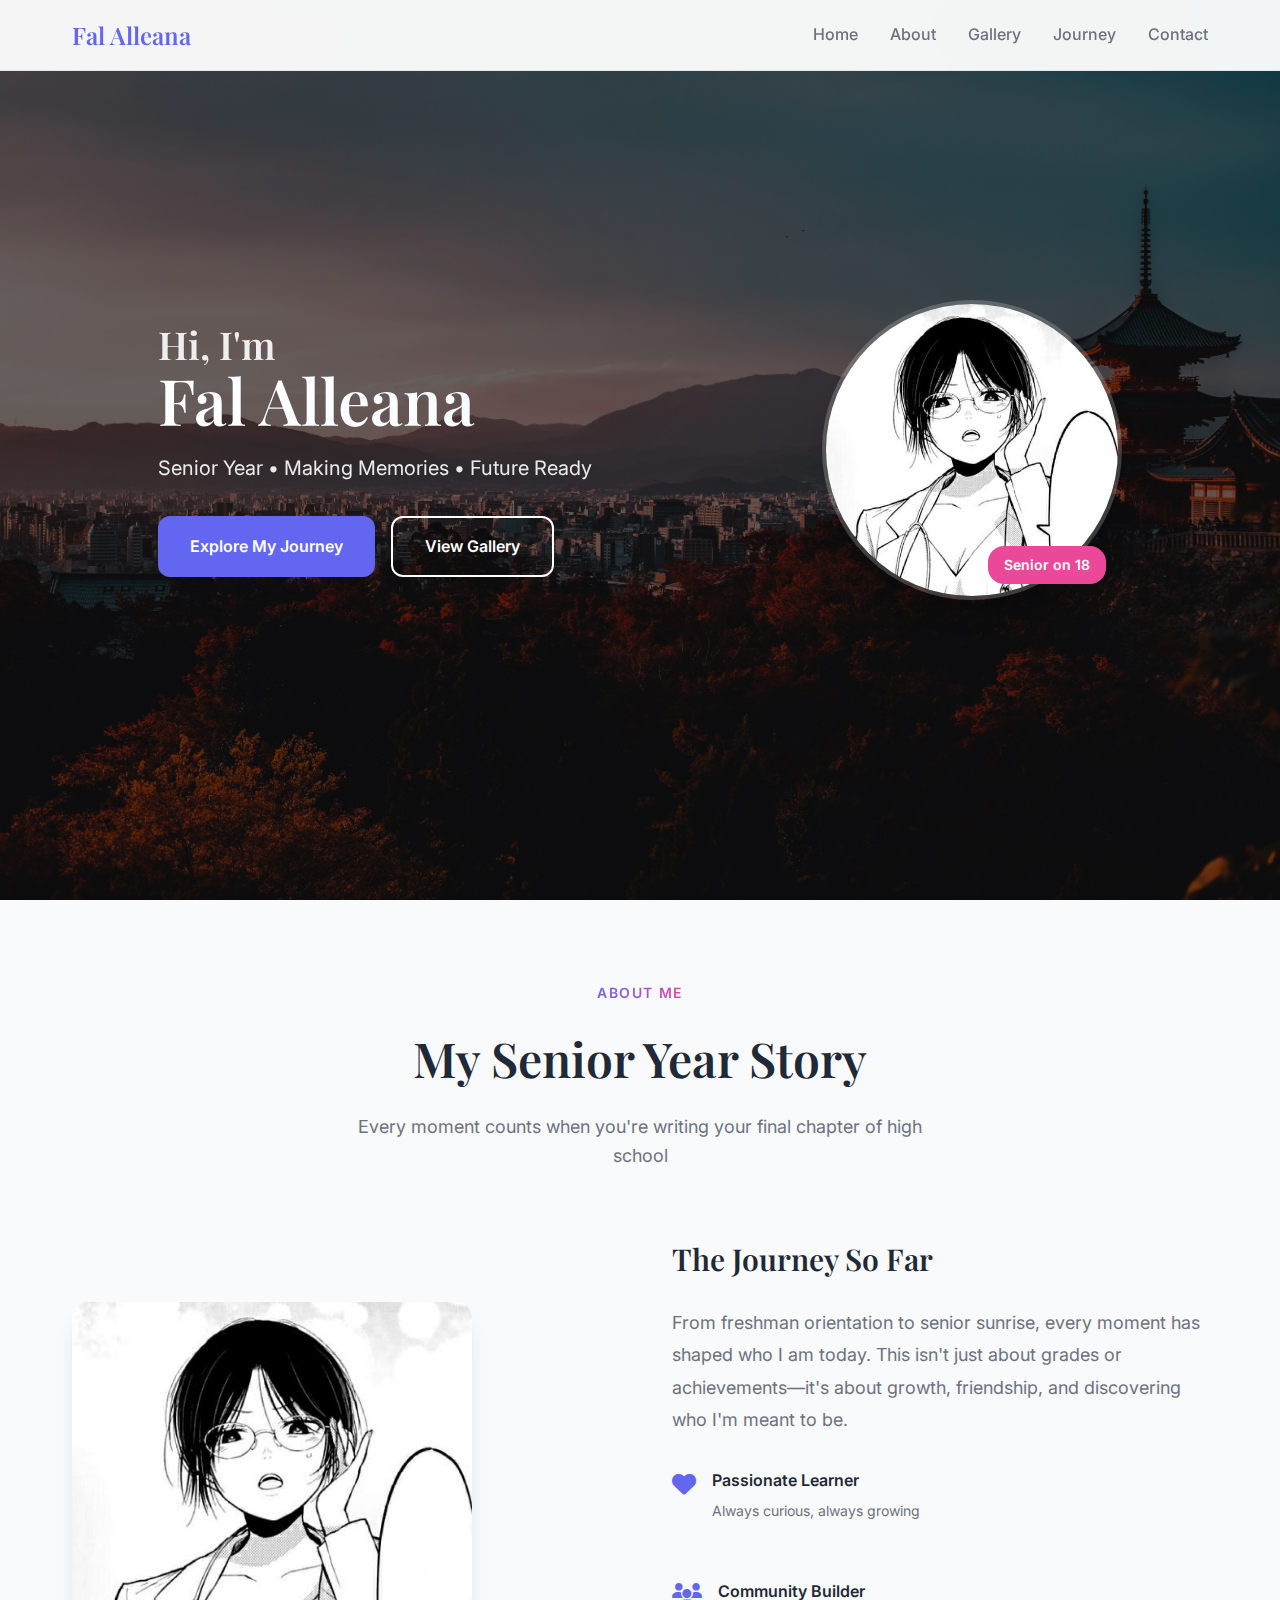
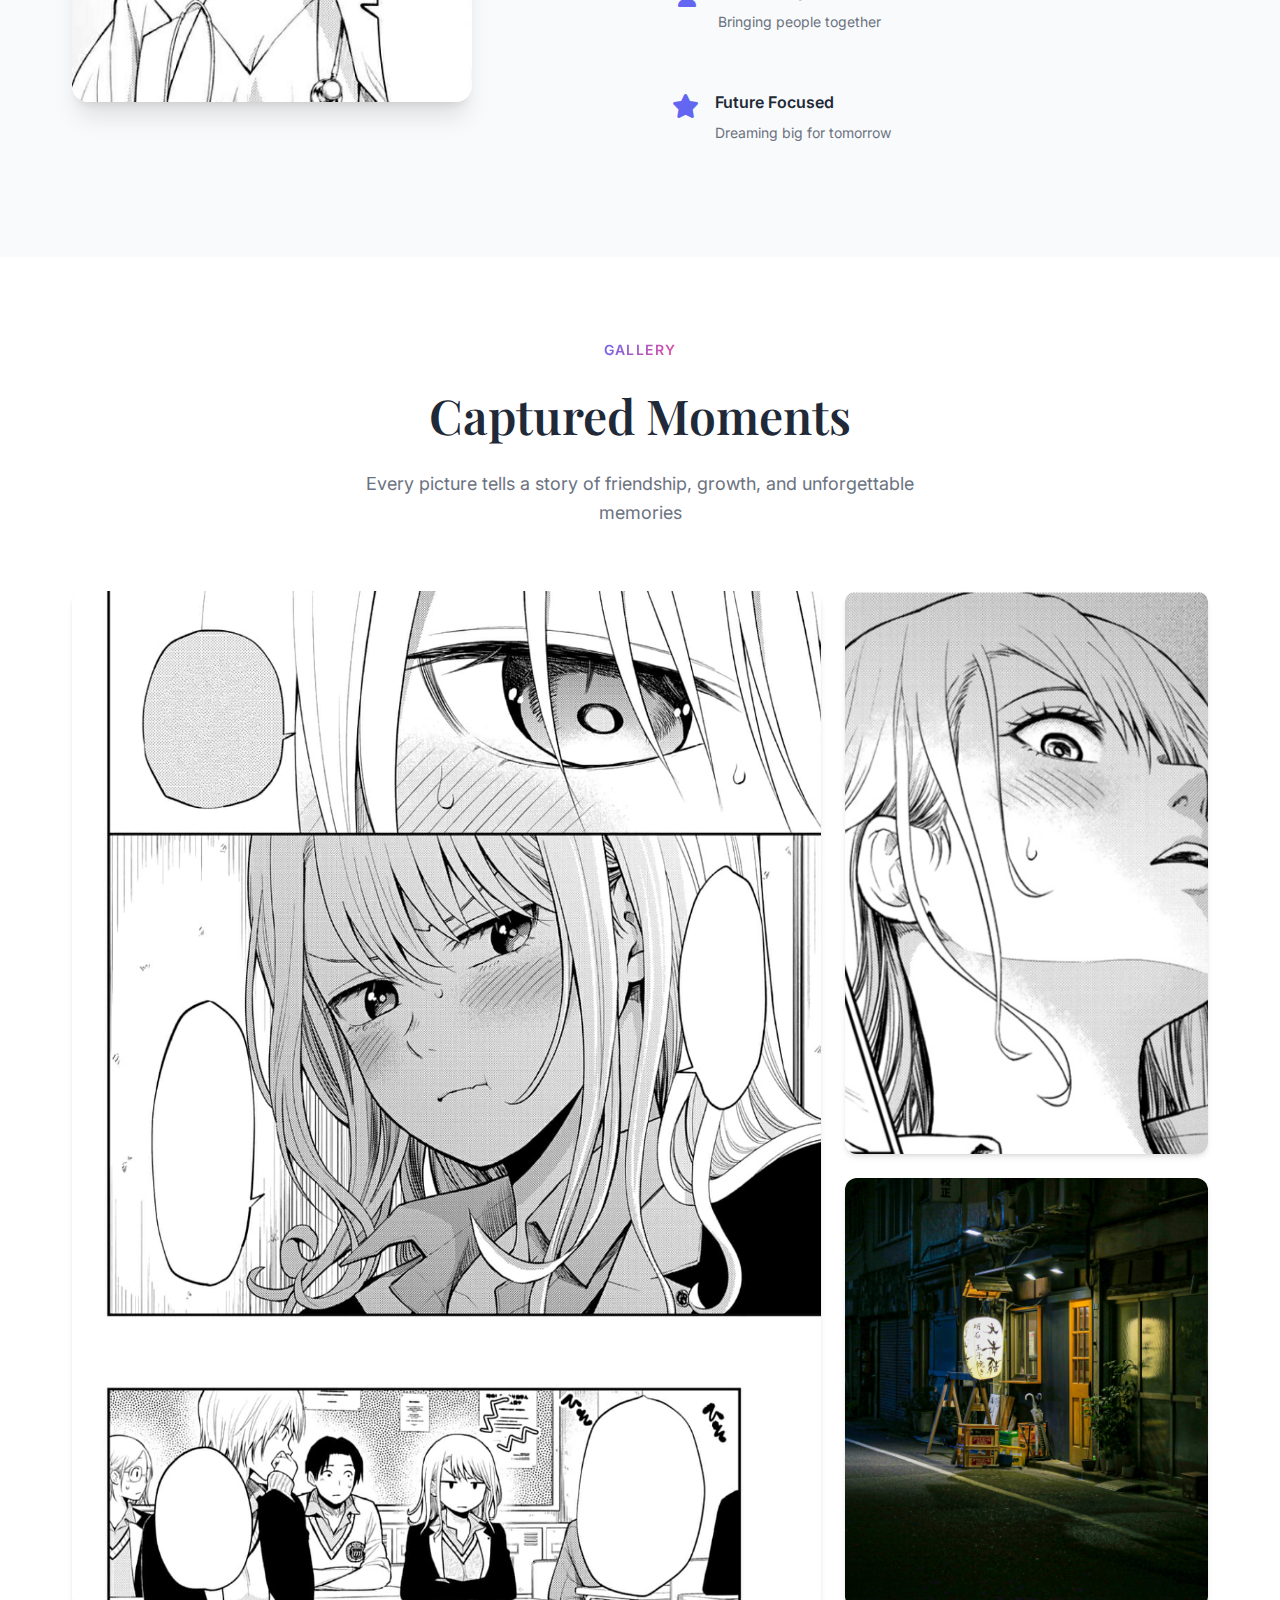
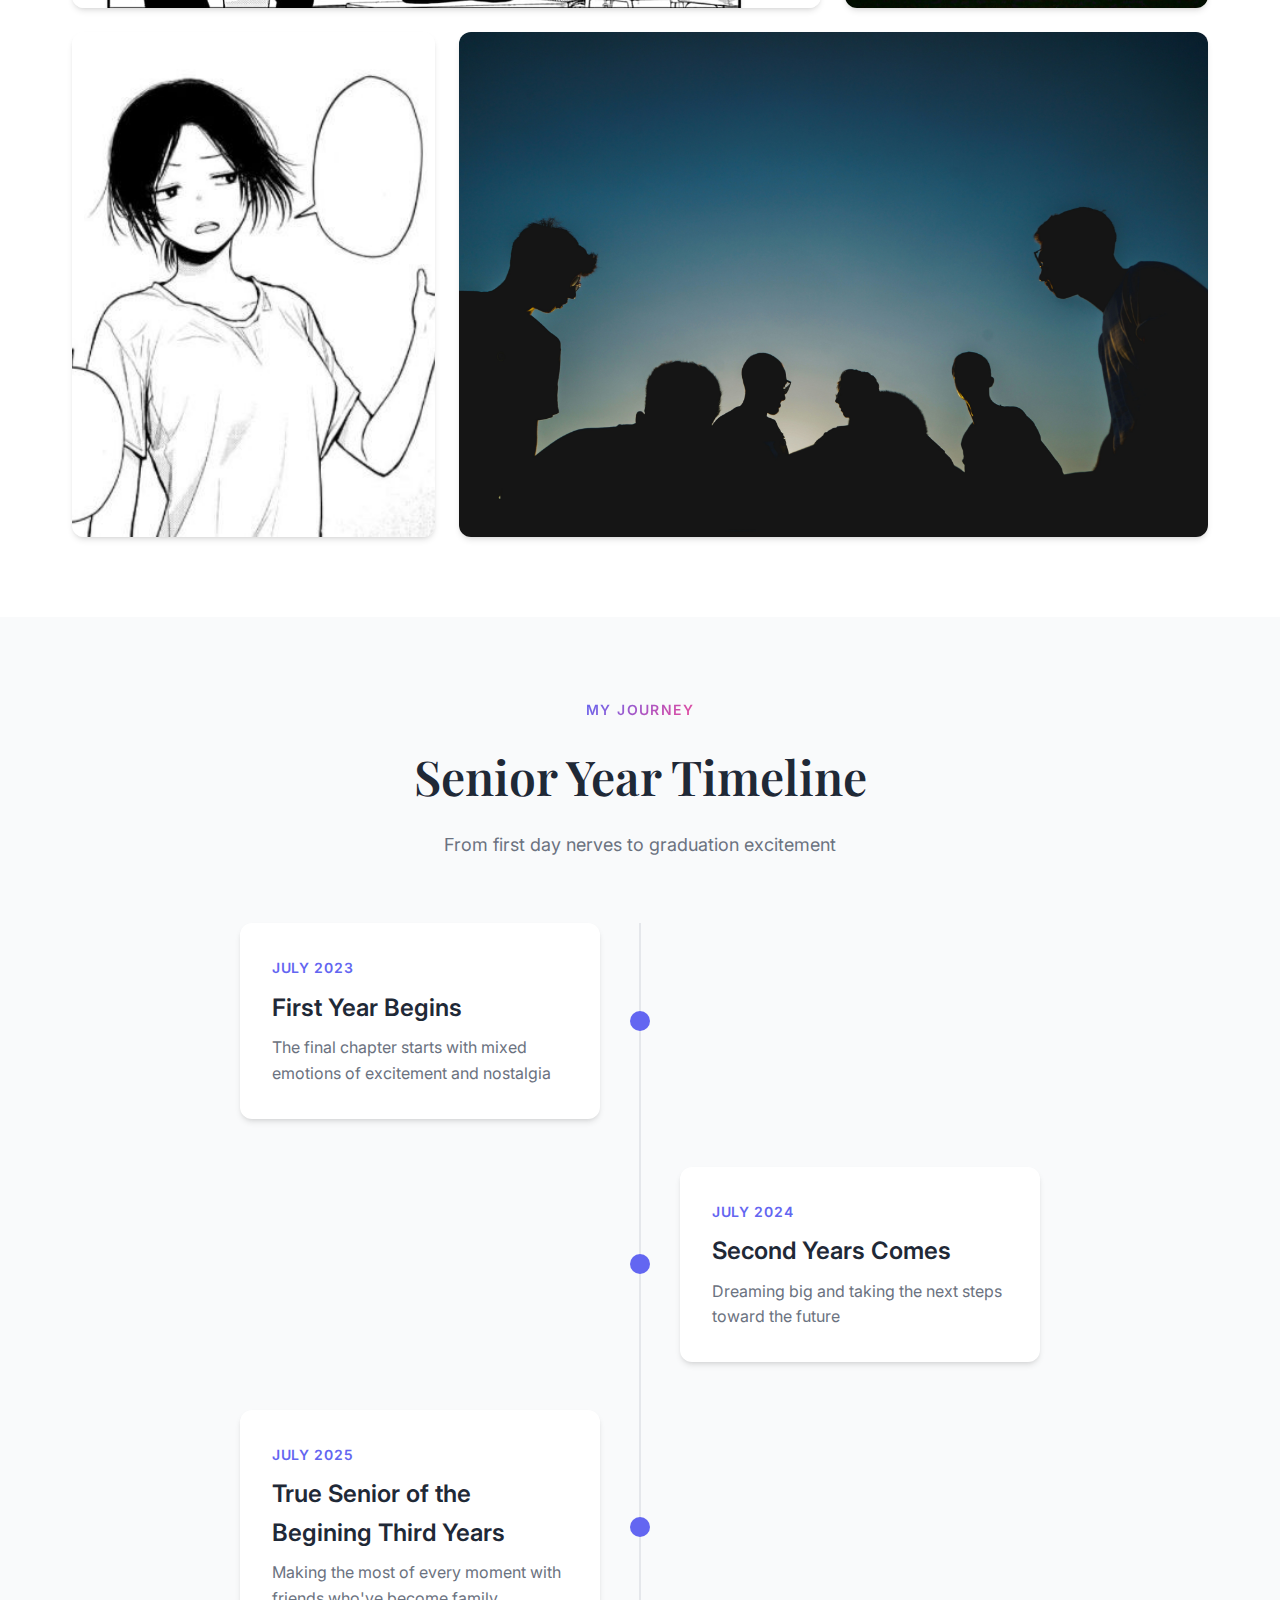
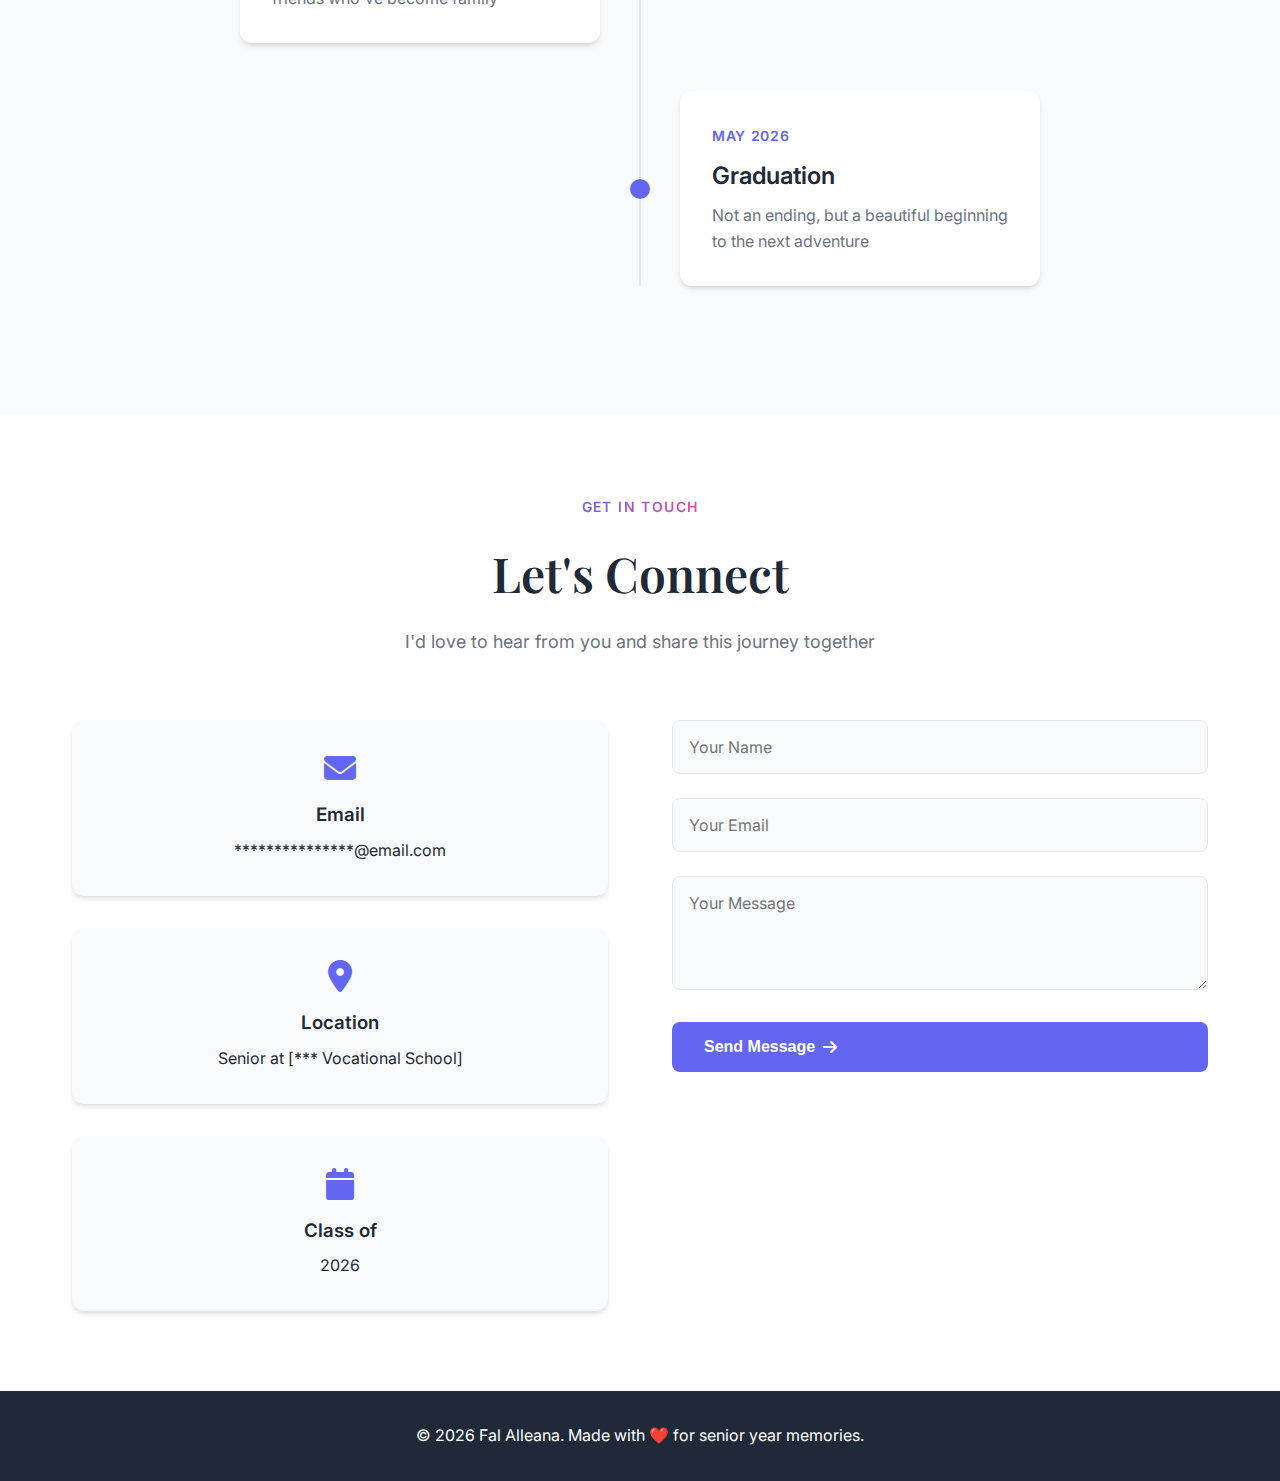
<file: index.html>
<!DOCTYPE html>
<html lang="en">
<head>
    <meta charset="UTF-8">
    <meta name="viewport" content="width=device-width, initial-scale=1.0">
    <title>Fal Alleana - Senior Year Journey</title>
    <link rel="stylesheet" href="styles.css">
    <link href="https://fonts.googleapis.com/css2?family=Inter:wght@300;400;500;600;700&family=Playfair+Display:wght@400;500;600&display=swap" rel="stylesheet">
    <link rel="stylesheet" href="https://cdnjs.cloudflare.com/ajax/libs/font-awesome/6.4.0/css/all.min.css">
    <script src="main.js" defer></script>
</head>
<body>
    <!-- Navigation -->
    <nav class="nav">
        <div class="nav-container">
            <div class="nav-brand">Fal Alleana</div>
            <ul class="nav-menu">
                <li><a href="#home" class="nav-link">Home</a></li>
                <li><a href="#about" class="nav-link">About</a></li>
                <li><a href="#gallery" class="nav-link">Gallery</a></li>
                <li><a href="#journey" class="nav-link">Journey</a></li>
                <li><a href="#contact" class="nav-link">Contact</a></li>
            </ul>
            <button class="nav-toggle" aria-label="Toggle navigation">
                <span></span>
                <span></span>
                <span></span>
            </button>
        </div>
    </nav>

    <!-- Hero Section -->
    <section id="home" class="hero">
        <div class="hero-background">
            <img src="image/japan.jpg" alt="Background" class="hero-bg-image">
            <div class="hero-overlay"></div>
        </div>
        <div class="hero-content">
            <div class="hero-text">
                <h1 class="hero-title">
                    <span class="hero-title-line">Hi, I'm</span>
                    <span class="hero-title-name">Fal Alleana</span>
                </h1>
                <p class="hero-subtitle">Senior Year • Making Memories • Future Ready</p>
                <div class="hero-cta">
                    <a href="journey.html" class="cta-primary">Explore My Journey</a>
                    <a href="gallery.html" class="cta-secondary">View Gallery</a>
                </div>
            </div>
            <div class="hero-image">
                <img src="image/profile.jpeg" alt="Fal Alleana" class="hero-profile">
                <div class="hero-badge">
                    <span>Senior on 18</span>
                </div>
            </div>
        </div>
    </section>

    <!-- About Section -->
    <section id="about" class="about">
        <div class="container">
            <div class="section-header">
                <span class="section-label">About Me</span>
                <h2 class="section-title">My Senior Year Story</h2>
                <p class="section-description">Every moment counts when you're writing your final chapter of high school</p>
            </div>
            
            <div class="about-content">
                <div class="about-visual">
                    <div class="about-image-container">
                        <img src="image/profile.jpeg" alt="Fal Alleana" class="about-image">
                        <div class="about-decoration"></div>
                    </div>
                </div>
                
                <div class="about-text">
                    <div class="about-story">
                        <h3>The Journey So Far</h3>
                        <p>From freshman orientation to senior sunrise, every moment has shaped who I am today. This isn't just about grades or achievements—it's about growth, friendship, and discovering who I'm meant to be.</p>
                        
                        <div class="about-highlights">
                            <div class="highlight-item">
                                <i class="fas fa-heart"></i>
                                <div>
                                    <h4>Passionate Learner</h4>
                                    <p>Always curious, always growing</p>
                                </div>
                            </div>
                            
                            <div class="highlight-item">
                                <i class="fas fa-users"></i>
                                <div>
                                    <h4>Community Builder</h4>
                                    <p>Bringing people together</p>
                                </div>
                            </div>
                            
                            <div class="highlight-item">
                                <i class="fas fa-star"></i>
                                <div>
                                    <h4>Future Focused</h4>
                                    <p>Dreaming big for tomorrow</p>
                                </div>
                            </div>
                        </div>
                    </div>
                </div>
            </div>
        </div>
    </section>

    <!-- Gallery Section -->
    <section id="gallery" class="gallery">
        <div class="container">
            <div class="section-header">
                <span class="section-label">Gallery</span>
                <h2 class="section-title">Captured Moments</h2>
                <p class="section-description">Every picture tells a story of friendship, growth, and unforgettable memories</p>
            </div>
            
            <div class="gallery-grid">
                <div class="gallery-item large">
                    <img src="image/comic.jpeg" alt="Comic Moment">
                    <div class="gallery-overlay">
                        <h3>Creative Expression</h3>
                        <p>When imagination meets reality</p>
                    </div>
                </div>
                
                <div class="gallery-item">
                    <img src="image/comic 2.jpeg" alt="Comic 2">
                    <div class="gallery-overlay">
                        <h3>Artistic Side</h3>
                        <p>Exploring creativity through different mediums</p>
                    </div>
                </div>
                
                <div class="gallery-item">
                    <img src="image/trip.jpg" alt="Japan Trip">
                    <div class="gallery-overlay">
                        <h3>Cultural Adventures</h3>
                        <p>Exploring new horizons and perspectives</p>
                    </div>
                </div>
                
                <div class="gallery-item">
                    <img src="image/Shounan.jpeg" alt="Profile">
                    <div class="gallery-overlay">
                        <h3>Self Discovery</h3>
                        <p>Finding confidence in being uniquely me</p>
                    </div>
                </div>
                
                <div class="gallery-item wide">
                    <img src="image/friend.jpg" alt="Friends">
                    <div class="gallery-overlay">
                        <h3>Friendship Goals</h3>
                        <p>The people who make every day special</p>
                    </div>
                </div>
            </div>
        </div>
    </section>

    <!-- Journey Section -->
    <section id="journey" class="journey">
        <div class="container">
            <div class="section-header">
                <span class="section-label">My Journey</span>
                <h2 class="section-title">Senior Year Timeline</h2>
                <p class="section-description">From first day nerves to graduation excitement</p>
            </div>
            
            <div class="timeline">
                <div class="timeline-item">
                    <div class="timeline-marker"></div>
                    <div class="timeline-content">
                        <span class="timeline-date">July 2023</span>
                        <h3>First Year Begins</h3>
                        <p>The final chapter starts with mixed emotions of excitement and nostalgia</p>
                    </div>
                </div>
                
                <div class="timeline-item">
                    <div class="timeline-marker"></div>
                    <div class="timeline-content">
                        <span class="timeline-date">July 2024</span>
                        <h3>Second Years Comes</h3>
                        <p>Dreaming big and taking the next steps toward the future</p>
                    </div>
                </div>
                
                <div class="timeline-item">
                    <div class="timeline-marker"></div>
                    <div class="timeline-content">
                        <span class="timeline-date">July 2025</span>
                        <h3>True Senior of the Begining Third Years</h3>
                        <p>Making the most of every moment with friends who've become family</p>
                    </div>
                </div>
                
                <div class="timeline-item">
                    <div class="timeline-marker"></div>
                    <div class="timeline-content">
                        <span class="timeline-date">May 2026</span>
                        <h3>Graduation</h3>
                        <p>Not an ending, but a beautiful beginning to the next adventure</p>
                    </div>
                </div>
            </div>
        </div>
    </section>

    <!-- Contact Section -->
    <section id="contact" class="contact">
        <div class="container">
            <div class="section-header">
                <span class="section-label">Get In Touch</span>
                <h2 class="section-title">Let's Connect</h2>
                <p class="section-description">I'd love to hear from you and share this journey together</p>
            </div>
            
            <div class="contact-content">
                <div class="contact-info">
                    <div class="contact-card">
                        <i class="fas fa-envelope"></i>
                        <h3>Email</h3>
                        <p>***************@email.com</p>
                    </div>
                    
                    <div class="contact-card">
                        <i class="fas fa-map-marker-alt"></i>
                        <h3>Location</h3>
                        <p>Senior at [*** Vocational School]</p>
                    </div>
                    
                    <div class="contact-card">
                        <i class="fas fa-calendar"></i>
                        <h3>Class of</h3>
                        <p>2026</p>
                    </div>
                </div>
                
                <form class="contact-form">
                    <div class="form-group">
                        <input type="text" placeholder="Your Name" required>
                    </div>
                    <div class="form-group">
                        <input type="email" placeholder="Your Email" required>
                    </div>
                    <div class="form-group">
                        <textarea placeholder="Your Message" rows="4" required></textarea>
                    </div>
                    <button type="submit" class="submit-btn">
                        <span>Send Message</span>
                        <i class="fas fa-arrow-right"></i>
                    </button>
                </form>
            </div>
        </div>
    </section>

    <footer class="footer">
        <div class="container">
            <p>&copy; 2026 Fal Alleana. Made with ❤️ for senior year memories.</p>
        </div>
    </footer>
</body>
</html>
</file>
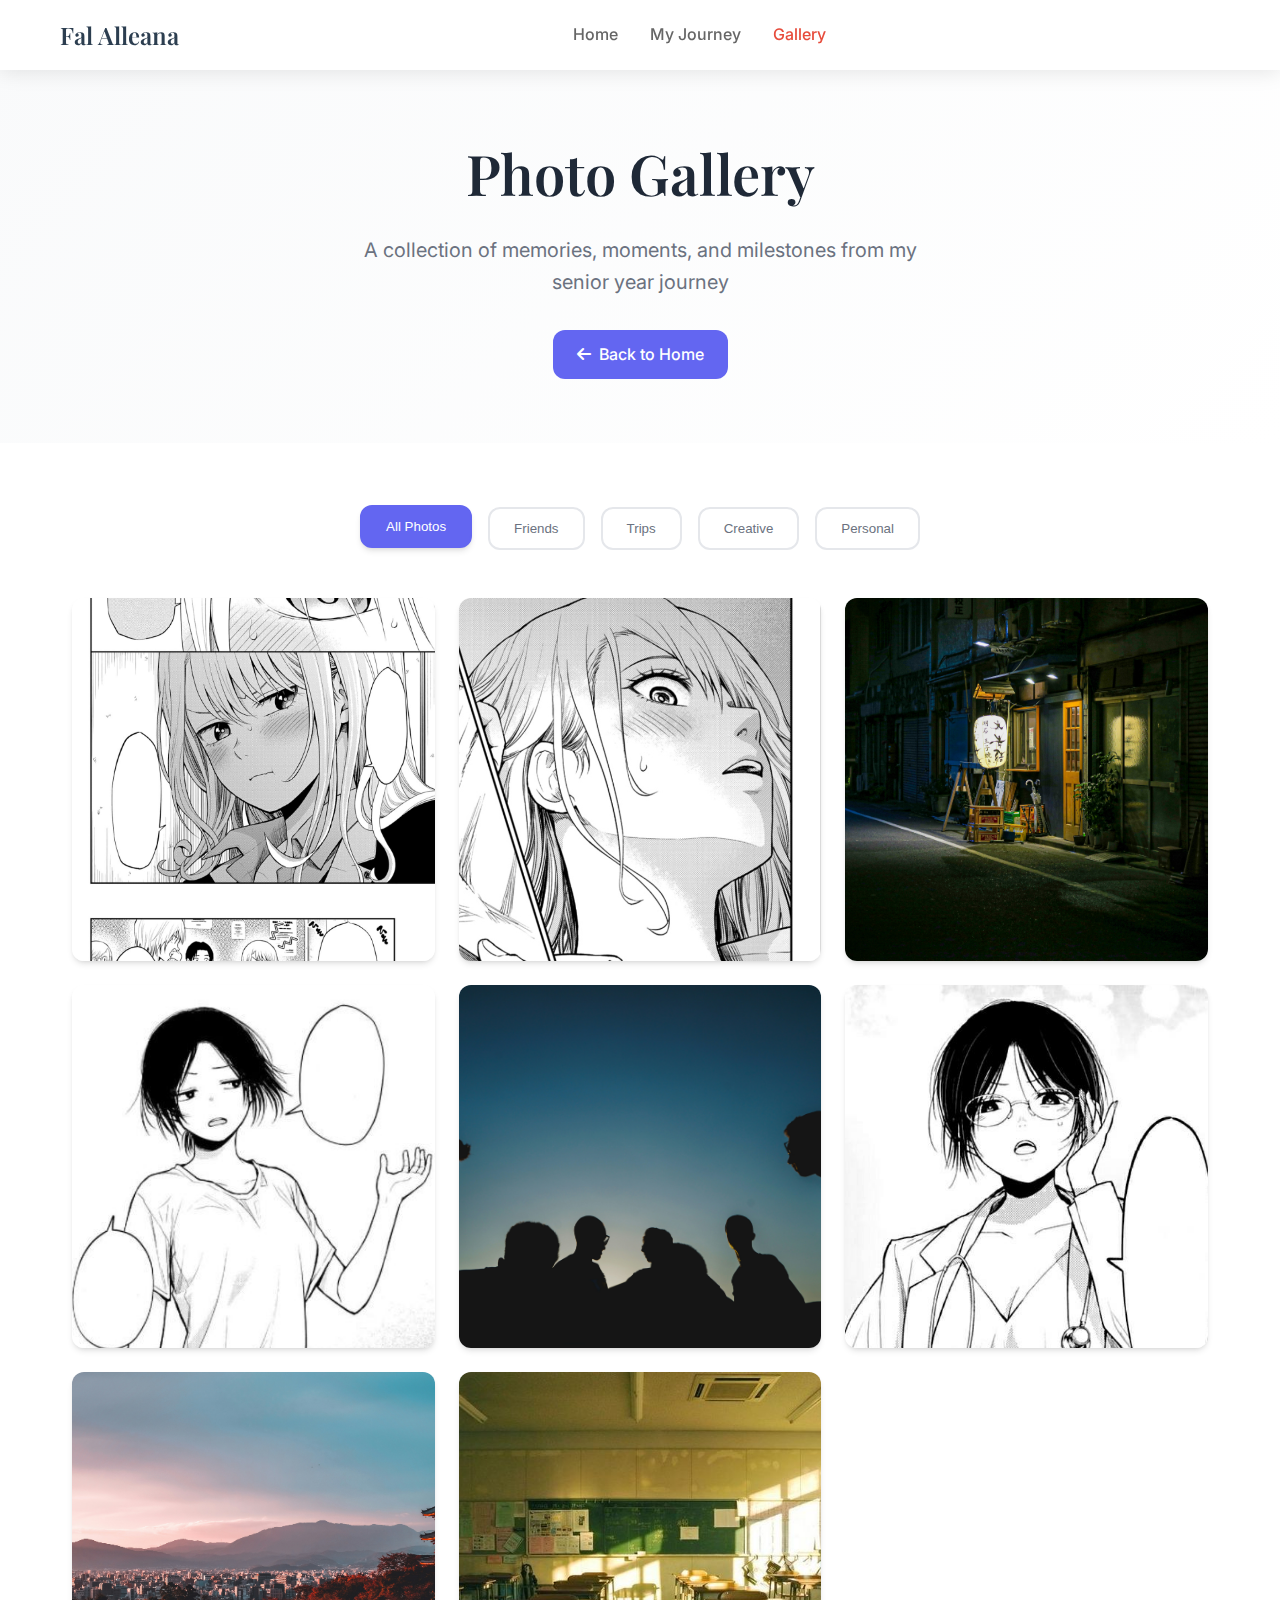
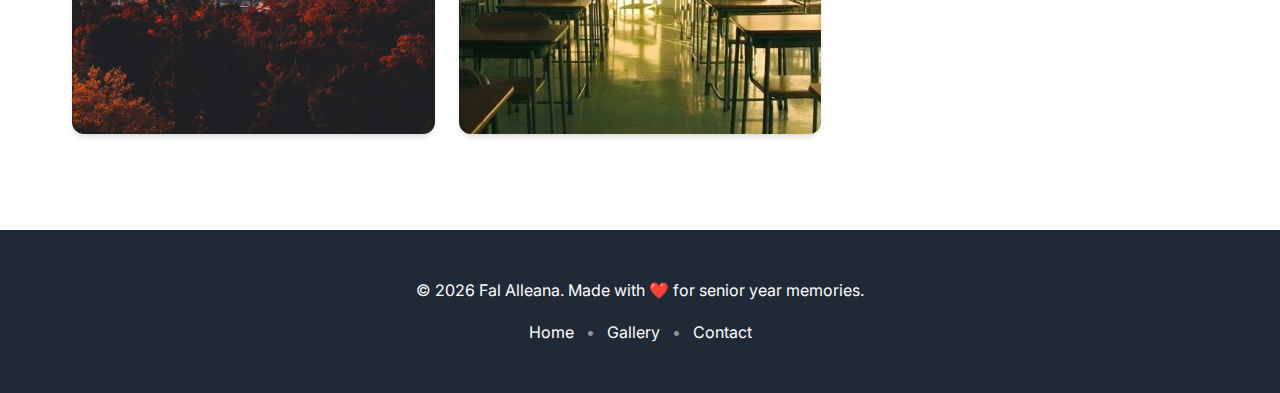
<file: gallery.html>
<!DOCTYPE html>
<html lang="en">
<head>
    <meta charset="UTF-8">
    <meta name="viewport" content="width=device-width, initial-scale=1.0">
    <title>Fal Alleana - Photo Gallery</title>
    <link rel="stylesheet" href="gallery-styles.css">
    <link href="https://fonts.googleapis.com/css2?family=Inter:wght@300;400;500;600;700&family=Playfair+Display:wght@400;500;600&display=swap" rel="stylesheet">
    <link rel="stylesheet" href="https://cdnjs.cloudflare.com/ajax/libs/font-awesome/6.4.0/css/all.min.css">
</head>
<body>
    <!-- Navigation -->
    <nav class="nav">
        <div class="nav-container">
            <a href="index.html" class="nav-brand">Fal Alleana</a>
            <ul class="nav-menu">
                <li><a href="index.html" class="nav-link">Home</a></li>
                <li><a href="journey.html" class="nav-link">My Journey</a></li>
                <li><a href="gallery.html" class="nav-link active">Gallery</a></li>
            </ul>
            <button class="nav-toggle" aria-label="Toggle navigation">
                <span></span>
                <span></span>
                <span></span>
            </button>
        </div>
    </nav>

    <!-- Gallery Header -->
    <section class="gallery-header">
        <div class="container">
            <div class="gallery-intro">
                <h1>Photo Gallery</h1>
                <p>A collection of memories, moments, and milestones from my senior year journey</p>
                <a href="index.html" class="back-btn">
                    <i class="fas fa-arrow-left"></i>
                    Back to Home
                </a>
            </div>
        </div>
    </section>

    <!-- Photo Gallery Grid -->
    <section class="photo-gallery">
        <div class="container">
            <div class="gallery-controls">
                <button class="filter-btn active" data-filter="all">All Photos</button>
                <button class="filter-btn" data-filter="friends">Friends</button>
                <button class="filter-btn" data-filter="trips">Trips</button>
                <button class="filter-btn" data-filter="creative">Creative</button>
                <button class="filter-btn" data-filter="personal">Personal</button>
            </div>

            <div class="gallery-grid">
                <div class="gallery-item" data-category="creative">
                    <img src="image/comic.jpeg" alt="Comic Artwork">
                    <div class="item-overlay">
                        <h3>Creative Expression</h3>
                        <p>Artistic moments captured</p>
                    </div>
                </div>

                <div class="gallery-item" data-category="creative">
                    <img src="image/comic 2.jpeg" alt="Comic Creation">
                    <div class="item-overlay">
                        <h3>Artistic Journey</h3>
                        <p>Exploring creativity</p>
                    </div>
                </div>

                <div class="gallery-item" data-category="trips">
                    <img src="image/trip.jpg" alt="Japan Trip">
                    <div class="item-overlay">
                        <h3>Japan Adventure</h3>
                        <p>Cultural exploration</p>
                    </div>
                </div>

                <div class="gallery-item" data-category="personal">
                    <img src="image/Shounan.jpeg" alt="Self Portrait">
                    <div class="item-overlay">
                        <h3>Self Discovery</h3>
                        <p>Finding my voice</p>
                    </div>
                </div>

                <div class="gallery-item" data-category="friends">
                    <img src="image/friend.jpg" alt="Friends Group">
                    <div class="item-overlay">
                        <h3>Friendship Goals</h3>
                        <p>Cherished moments</p>
                    </div>
                </div>

                <div class="gallery-item" data-category="personal">
                    <img src="image/profile.jpeg" alt="Profile Picture">
                    <div class="item-overlay">
                        <h3>Senior Portrait</h3>
                        <p>Class of 2026</p>
                    </div>
                </div>

                <div class="gallery-item" data-category="trips">
                    <img src="image/japan.jpg" alt="Japan Background">
                    <div class="item-overlay">
                        <h3>Travel Memories</h3>
                        <p>Exploring new horizons</p>
                    </div>
                </div>

                <div class="gallery-item" data-category="personal">
                    <img src="image/class.jpeg" alt="Class Photo">
                    <div class="item-overlay">
                        <h3>Class Moments</h3>
                        <p>School life memories</p>
                    </div>
                </div>
            </div>
        </div>
    </section>

    <!-- Footer -->
    <footer class="footer">
        <div class="container">
            <p>&copy; 2026 Fal Alleana. Made with ❤️ for senior year memories.</p>
            <div class="footer-links">
                <a href="index.html">Home</a>
                <span>•</span>
                <a href="gallery.html">Gallery</a>
                <span>•</span>
                <a href="index.html#contact">Contact</a>
            </div>
        </div>
    </footer>

    <script src="gallery.js"></script>
</body>
</html>
</file>
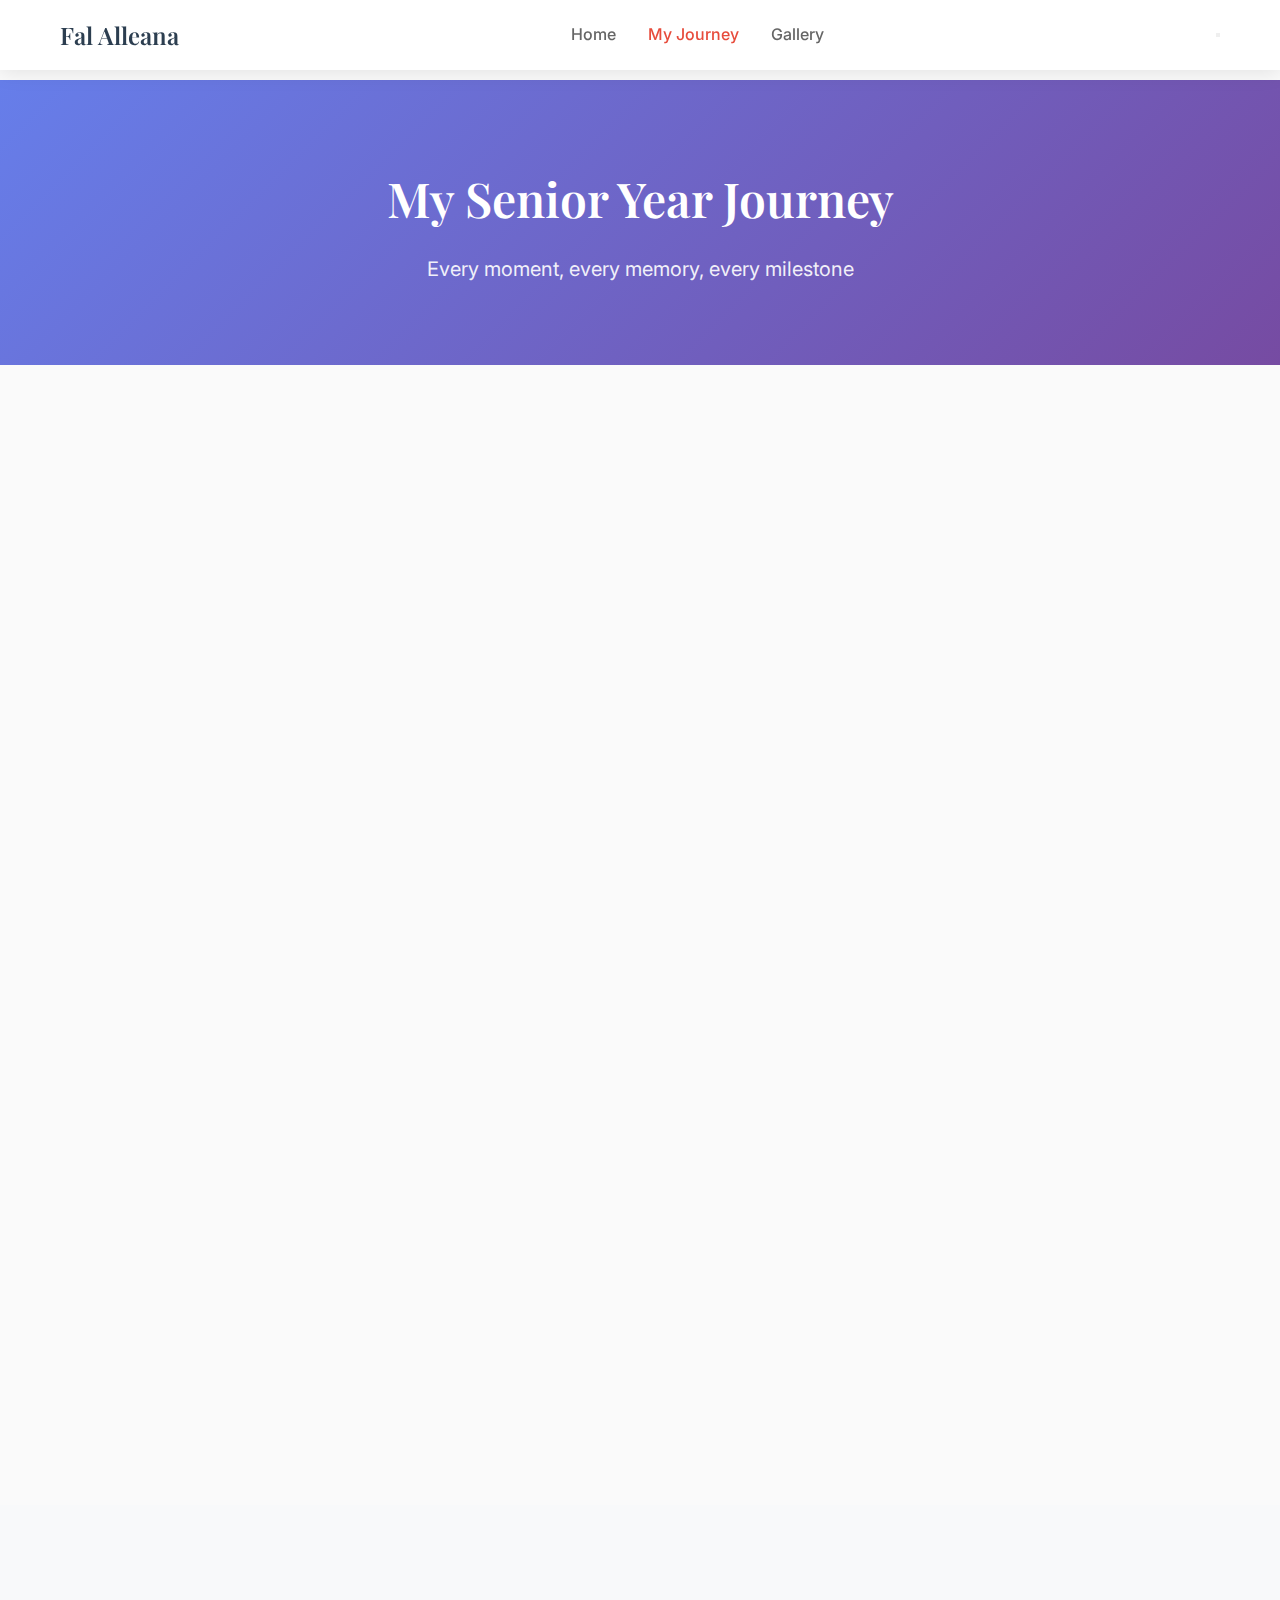
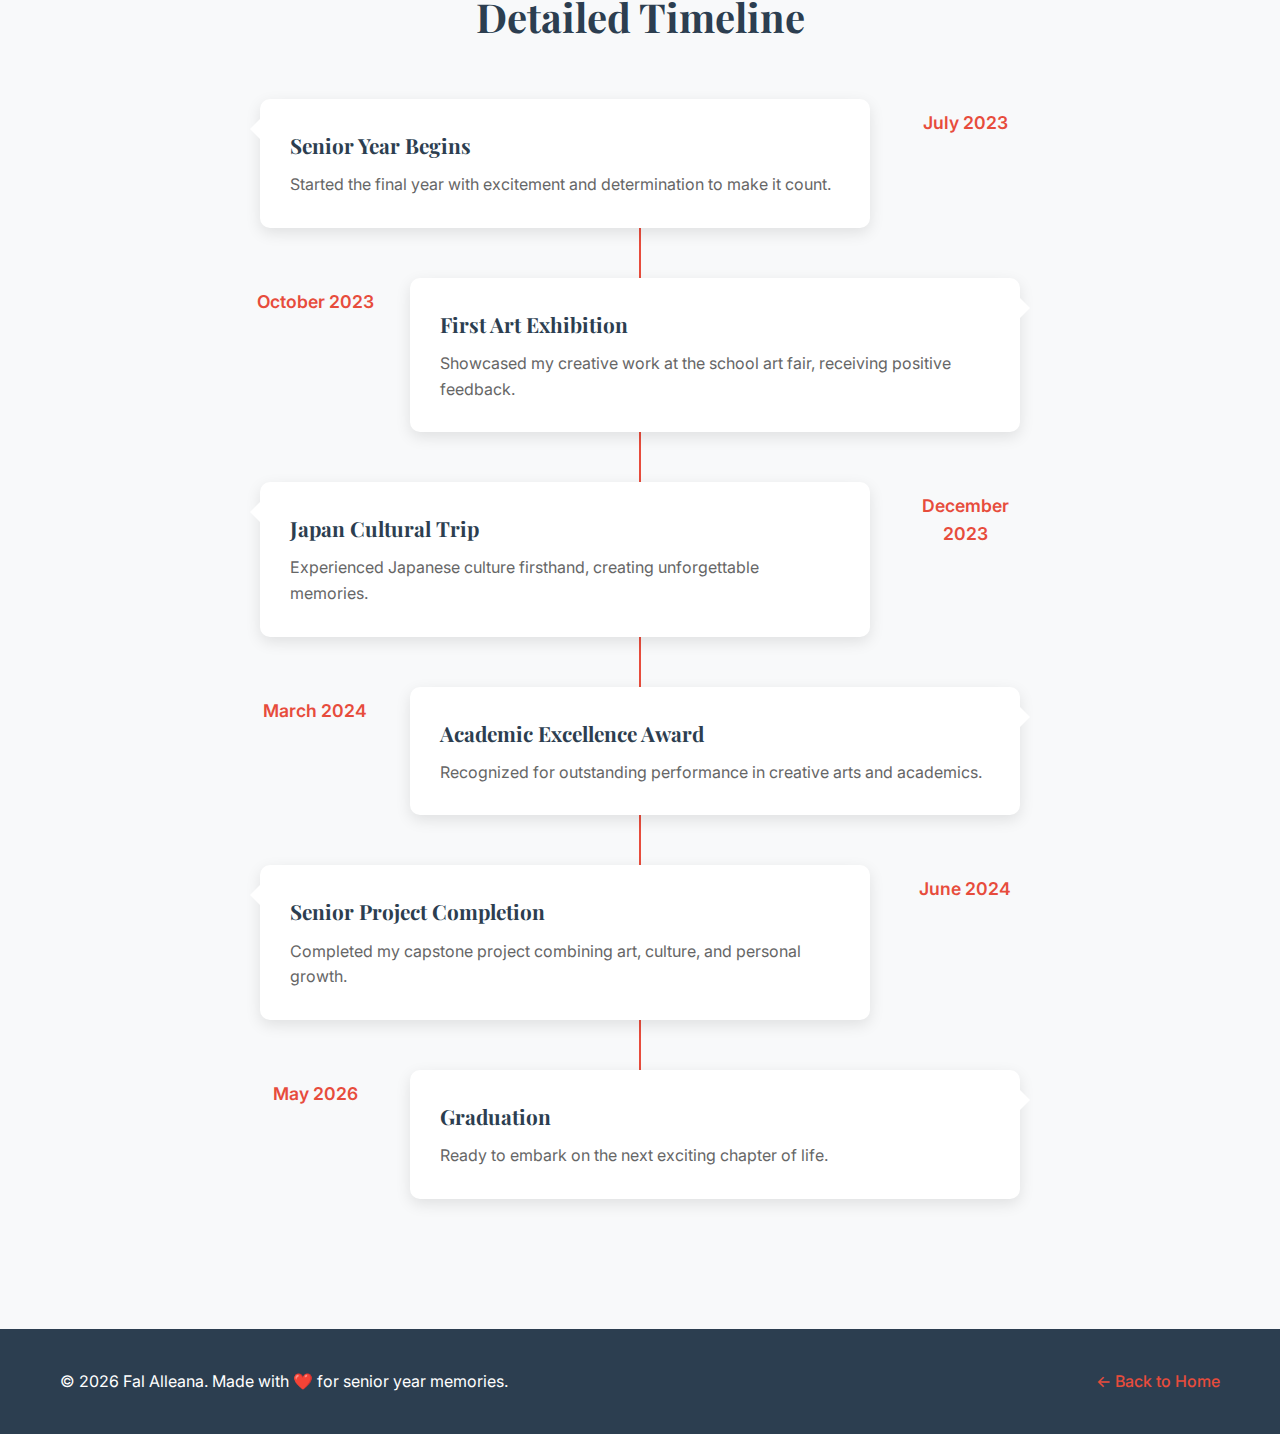
<file: journey.html>
<!DOCTYPE html>
<html lang="en">
<head>
    <meta charset="UTF-8">
    <meta name="viewport" content="width=device-width, initial-scale=1.0">
    <title>Fal Alleana - Explore My Journey</title>
    <link rel="stylesheet" href="journey-styles.css">
    <link href="https://fonts.googleapis.com/css2?family=Inter:wght@300;400;500;600;700&family=Playfair+Display:wght@400;500;600&display=swap" rel="stylesheet">
    <link rel="stylesheet" href="https://cdnjs.cloudflare.com/ajax/libs/font-awesome/6.4.0/css/all.min.css">
</head>
<body>
    <!-- Navigation -->
    <nav class="nav">
        <div class="nav-container">
            <a href="index.html" class="nav-brand">Fal Alleana</a>
            <ul class="nav-menu">
                <li><a href="index.html" class="nav-link">Home</a></li>
                <li><a href="journey.html" class="nav-link active">My Journey</a></li>
                <li><a href="gallery.html" class="nav-link">Gallery</a></li>
            </ul>
            <button class="nav-toggle" aria-label="Toggle navigation">
                <span></span>
                <span></span>
                <span></span>
            </button>
        </div>
    </nav>

    <!-- Hero Section -->
    <section class="journey-hero">
        <div class="journey-hero-content">
            <h1 class="journey-title">My Senior Year Journey</h1>
            <p class="journey-subtitle">Every moment, every memory, every milestone</p>
        </div>
    </section>

    <!-- Journey Grid Section -->
    <section class="journey-grid-section">
        <div class="container">
            <div class="journey-grid">
                <!-- Academic Journey -->
                <div class="journey-card">
                    <div class="journey-card-image">
                        <img src="image/class.jpeg" alt="Academic Journey">
                    </div>
                    <div class="journey-card-content">
                        <h3>Academic Excellence</h3>
                        <p>From challenging courses to breakthrough moments in learning, documenting my growth as a student.</p>
                        <div class="journey-stats">
                            <span class="stat">3.8 GPA</span>
                            <span class="stat">Honor Roll</span>
                        </div>
                    </div>
                </div>

                <!-- Creative Journey -->
                <div class="journey-card">
                    <div class="journey-card-image">
                        <img src="image/comic.jpeg" alt="Creative Journey">
                    </div>
                    <div class="journey-card-content">
                        <h3>Creative Expression</h3>
                        <p>Exploring my artistic side through comics, digital art, and creative writing projects.</p>
                        <div class="journey-stats">
                            <span class="stat">50+ Artworks</span>
                            <span class="stat">3 Exhibitions</span>
                        </div>
                    </div>
                </div>

                <!-- Friendship Journey -->
                <div class="journey-card">
                    <div class="journey-card-image">
                        <img src="image/friend.jpg" alt="Friendship Journey">
                    </div>
                    <div class="journey-card-content">
                        <h3>Friendship & Bonds</h3>
                        <p>The incredible people who've made this journey unforgettable. Friends who became family.</p>
                        <div class="journey-stats">
                            <span class="stat">15+ Friends</span>
                            <span class="stat">Countless Memories</span>
                        </div>
                    </div>
                </div>

                <!-- Travel Journey -->
                <div class="journey-card">
                    <div class="journey-card-image">
                        <img src="image/japan.jpg" alt="Travel Journey">
                    </div>
                    <div class="journey-card-content">
                        <h3>Cultural Adventures</h3>
                        <p>Exploring new places, experiencing different cultures, and creating lasting memories.</p>
                        <div class="journey-stats">
                            <span class="stat">3 Countries</span>
                            <span class="stat">12+ Cities</span>
                        </div>
                    </div>
                </div>

                <!-- Personal Growth -->
                <div class="journey-card">
                    <div class="journey-card-image">
                        <img src="image/profile.jpeg" alt="Personal Growth">
                    </div>
                    <div class="journey-card-content">
                        <h3>Personal Growth</h3>
                        <p>Discovering who I am, building confidence, and preparing for the future ahead.</p>
                        <div class="journey-stats">
                            <span class="stat">365 Days</span>
                            <span class="stat">Endless Growth</span>
                        </div>
                    </div>
                </div>

                <!-- Future Vision -->
                <div class="journey-card">
                    <div class="journey-card-image">
                        <img src="image/trip.jpg" alt="Future Vision">
                    </div>
                    <div class="journey-card-content">
                        <h3>Looking Forward</h3>
                        <p>Setting goals, dreaming big, and preparing for the next exciting chapter of life.</p>
                        <div class="journey-stats">
                            <span class="stat">Class of 2026</span>
                            <span class="stat">Future Ready</span>
                        </div>
                    </div>
                </div>
            </div>
        </div>
    </section>

    <!-- Timeline Section -->
    <section class="detailed-timeline">
        <div class="container">
            <h2 class="timeline-title">Detailed Timeline</h2>
            <div class="timeline-container">
                <div class="timeline-event">
                    <div class="timeline-date">July 2023</div>
                    <div class="timeline-content">
                        <h4>Senior Year Begins</h4>
                        <p>Started the final year with excitement and determination to make it count.</p>
                    </div>
                </div>
                
                <div class="timeline-event">
                    <div class="timeline-date">October 2023</div>
                    <div class="timeline-content">
                        <h4>First Art Exhibition</h4>
                        <p>Showcased my creative work at the school art fair, receiving positive feedback.</p>
                    </div>
                </div>
                
                <div class="timeline-event">
                    <div class="timeline-date">December 2023</div>
                    <div class="timeline-content">
                        <h4>Japan Cultural Trip</h4>
                        <p>Experienced Japanese culture firsthand, creating unforgettable memories.</p>
                    </div>
                </div>
                
                <div class="timeline-event">
                    <div class="timeline-date">March 2024</div>
                    <div class="timeline-content">
                        <h4>Academic Excellence Award</h4>
                        <p>Recognized for outstanding performance in creative arts and academics.</p>
                    </div>
                </div>
                
                <div class="timeline-event">
                    <div class="timeline-date">June 2024</div>
                    <div class="timeline-content">
                        <h4>Senior Project Completion</h4>
                        <p>Completed my capstone project combining art, culture, and personal growth.</p>
                    </div>
                </div>
                
                <div class="timeline-event">
                    <div class="timeline-date">May 2026</div>
                    <div class="timeline-content">
                        <h4>Graduation</h4>
                        <p>Ready to embark on the next exciting chapter of life.</p>
                    </div>
                </div>
            </div>
        </div>
    </section>

    <!-- Footer -->
    <footer class="footer">
        <div class="container">
            <p>&copy; 2026 Fal Alleana. Made with ❤️ for senior year memories.</p>
            <a href="index.html" class="back-home">← Back to Home</a>
        </div>
    </footer>

    <script src="journey.js"></script>
</body>
</html>
</file>
<file: styles.css>
/* Modern CSS Reset */
* {
    margin: 0;
    padding: 0;
    box-sizing: border-box;
}

:root {
    /* Colors */
    --primary-color: #6366f1;
    --primary-dark: #4f46e5;
    --secondary-color: #f59e0b;
    --accent-color: #ec4899;
    --text-primary: #1f2937;
    --text-secondary: #6b7280;
    --text-light: #9ca3af;
    --background: #ffffff;
    --surface: #f9fafb;
    --border: #e5e7eb;
    
    /* Typography */
    --font-primary: 'Inter', -apple-system, BlinkMacSystemFont, sans-serif;
    --font-display: 'Playfair Display', serif;
    
    /* Spacing */
    --spacing-xs: 0.5rem;
    --spacing-sm: 1rem;
    --spacing-md: 1.5rem;
    --spacing-lg: 2rem;
    --spacing-xl: 3rem;
    --spacing-2xl: 4rem;
    
    /* Shadows */
    --shadow-sm: 0 1px 2px 0 rgb(0 0 0 / 0.05);
    --shadow-md: 0 4px 6px -1px rgb(0 0 0 / 0.1), 0 2px 4px -2px rgb(0 0 0 / 0.1);
    --shadow-lg: 0 10px 15px -3px rgb(0 0 0 / 0.1), 0 4px 6px -4px rgb(0 0 0 / 0.1);
    --shadow-xl: 0 20px 25px -5px rgb(0 0 0 / 0.1), 0 8px 10px -6px rgb(0 0 0 / 0.1);
    
    /* Border Radius */
    --radius-sm: 0.375rem;
    --radius-md: 0.5rem;
    --radius-lg: 0.75rem;
    --radius-xl: 1rem;
}

/* Base Styles */
body {
    font-family: var(--font-primary);
    line-height: 1.6;
    color: var(--text-primary);
    background-color: var(--background);
    overflow-x: hidden;
}

/* Navigation */
.nav {
    position: fixed;
    top: 0;
    width: 100%;
    background: rgba(255, 255, 255, 0.95);
    backdrop-filter: blur(20px);
    border-bottom: 1px solid var(--border);
    z-index: 1000;
    transition: all 0.3s ease;
}

.nav-container {
    max-width: 1200px;
    margin: 0 auto;
    padding: 1rem 2rem;
    display: flex;
    justify-content: space-between;
    align-items: center;
}

.nav-brand {
    font-family: var(--font-display);
    font-size: 1.5rem;
    font-weight: 600;
    color: var(--primary-color);
}

.nav-menu {
    display: flex;
    list-style: none;
    gap: 2rem;
}

.nav-link {
    text-decoration: none;
    color: var(--text-secondary);
    font-weight: 500;
    transition: color 0.3s ease;
    position: relative;
}

.nav-link:hover {
    color: var(--primary-color);
}

.nav-link::after {
    content: '';
    position: absolute;
    bottom: -5px;
    left: 0;
    width: 0;
    height: 2px;
    background: var(--primary-color);
    transition: width 0.3s ease;
}

.nav-link:hover::after {
    width: 100%;
}

.nav-toggle {
    display: none;
    flex-direction: column;
    background: none;
    border: none;
    cursor: pointer;
    padding: 0.5rem;
}

.nav-toggle span {
    width: 25px;
    height: 2px;
    background: var(--text-primary);
    margin: 3px 0;
    transition: 0.3s;
}

/* Container */
.container {
    max-width: 1200px;
    margin: 0 auto;
    padding: 0 2rem;
}

/* Hero Section */
.hero {
    position: relative;
    min-height: 100vh;
    display: flex;
    align-items: center;
    justify-content: center;
    overflow: hidden;
}

.hero-background {
    position: absolute;
    top: 0;
    left: 0;
    width: 100%;
    height: 100%;
    z-index: -2;
}

.hero-bg-image {
    width: 100%;
    height: 100%;
    object-fit: cover;
    filter: brightness(0.4);
}

.hero-overlay {
    position: absolute;
    top: 0;
    left: 0;
    width: 100%;
    height: 100%;
    background: linear-gradient(135deg, rgba(99, 102, 241, 0.8), rgba(236, 72, 153, 0.6));
    z-index: -1;
}

.hero-content {
    display: grid;
    grid-template-columns: 2fr 1fr;
    gap: 4rem;
    align-items: center;
    text-align: left;
    color: white;
    max-width: 1200px;
    margin: 0 auto;
    padding: 0 2rem;
}

.hero-title {
    font-family: var(--font-display);
    font-size: clamp(2.5rem, 5vw, 4rem);
    font-weight: 600;
    line-height: 1.1;
    margin-bottom: 1rem;
}

.hero-title-line {
    display: block;
    font-size: 0.6em;
    opacity: 0.9;
}

.hero-title-name {
    display: block;
    background: linear-gradient(135deg, #ffffff, #f0f9ff);
    -webkit-background-clip: text;
    -webkit-text-fill-color: transparent;
    background-clip: text;
}

.hero-subtitle {
    font-size: 1.25rem;
    opacity: 0.9;
    margin-bottom: 2rem;
}

.hero-cta {
    display: flex;
    gap: 1rem;
    flex-wrap: wrap;
}

.cta-primary,
.cta-secondary {
    padding: 1rem 2rem;
    border: none;
    border-radius: var(--radius-lg);
    font-size: 1rem;
    font-weight: 600;
    cursor: pointer;
    transition: all 0.3s ease;
    text-decoration: none;
    display: inline-flex;
    align-items: center;
    gap: 0.5rem;
}

.cta-primary {
    background: var(--primary-color);
    color: white;
}

.cta-primary:hover {
    background: var(--primary-dark);
    transform: translateY(-2px);
    box-shadow: var(--shadow-lg);
}

.cta-secondary {
    background: transparent;
    color: white;
    border: 2px solid white;
}

.cta-secondary:hover {
    background: white;
    color: var(--primary-color);
}

.hero-image {
    position: relative;
    display: flex;
    justify-content: center;
    align-items: center;
}

.hero-profile {
    width: 300px;
    height: 300px;
    border-radius: 50%;
    object-fit: cover;
    border: 4px solid rgba(255, 255, 255, 0.2);
    box-shadow: var(--shadow-xl);
}

.hero-badge {
    position: absolute;
    bottom: 1rem;
    right: 1rem;
    background: var(--accent-color);
    color: white;
    padding: 0.5rem 1rem;
    border-radius: var(--radius-xl);
    font-weight: 600;
    font-size: 0.875rem;
}

/* Section Styles */
section {
    padding: 5rem 0;
}

.section-header {
    text-align: center;
    margin-bottom: 4rem;
}

.section-label {
    display: inline-block;
    background: linear-gradient(135deg, var(--primary-color), var(--accent-color));
    -webkit-background-clip: text;
    -webkit-text-fill-color: transparent;
    background-clip: text;
    font-weight: 600;
    font-size: 0.875rem;
    text-transform: uppercase;
    letter-spacing: 0.1em;
    margin-bottom: 1rem;
}

.section-title {
    font-family: var(--font-display);
    font-size: clamp(2rem, 4vw, 3rem);
    font-weight: 600;
    margin-bottom: 1rem;
    color: var(--text-primary);
}

.section-description {
    font-size: 1.125rem;
    color: var(--text-secondary);
    max-width: 600px;
    margin: 0 auto;
}

/* About Section */
.about {
    background: var(--surface);
}

.about-content {
    display: grid;
    grid-template-columns: 1fr 1fr;
    gap: 4rem;
    align-items: center;
}

.about-visual {
    position: relative;
}

.about-image-container {
    position: relative;
    display: inline-block;
}

.about-image {
    width: 400px;
    height: 400px;
    border-radius: var(--radius-xl);
    object-fit: cover;
    box-shadow: var(--shadow-xl);
}

.about-decoration {
    position: absolute;
    top: -2rem;
    right: -2rem;
    width: 100px;
    height: 100px;
    background: linear-gradient(135deg, var(--primary-color), var(--accent-color));
    border-radius: 50%;
    z-index: -1;
}

.about-story h3 {
    font-family: var(--font-display);
    font-size: 1.875rem;
    font-weight: 600;
    margin-bottom: 1.5rem;
    color: var(--text-primary);
}

.about-story p {
    font-size: 1.125rem;
    color: var(--text-secondary);
    margin-bottom: 2rem;
    line-height: 1.8;
}

.about-highlights {
    display: flex;
    flex-direction: column;
    gap: 1.5rem;
}

.highlight-item {
    display: flex;
    align-items: flex-start;
    gap: 1rem;
}

.highlight-item i {
    color: var(--primary-color);
    font-size: 1.5rem;
    margin-top: 0.25rem;
}

.highlight-item h4 {
    font-weight: 600;
    color: var(--text-primary);
    margin-bottom: 0.25rem;
}

.highlight-item p {
    color: var(--text-secondary);
    font-size: 0.875rem;
}

/* Gallery Section */
.gallery {
    background: var(--background);
}

.gallery-grid {
    display: grid;
    grid-template-columns: repeat(auto-fit, minmax(300px, 1fr));
    gap: 1.5rem;
}

.gallery-item {
    position: relative;
    border-radius: var(--radius-lg);
    overflow: hidden;
    box-shadow: var(--shadow-md);
    transition: all 0.3s ease;
}

.gallery-item:hover {
    transform: translateY(-4px);
    box-shadow: var(--shadow-xl);
}

.gallery-item img {
    width: 100%;
    height: 100%;
    object-fit: cover;
}

.gallery-item.large {
    grid-column: span 2;
    grid-row: span 2;
}

.gallery-item.wide {
    grid-column: span 2;
}

.gallery-overlay {
    position: absolute;
    top: 0;
    left: 0;
    right: 0;
    bottom: 0;
    background: linear-gradient(135deg, rgba(99, 102, 241, 0.9), rgba(236, 72, 153, 0.9));
    color: white;
    display: flex;
    flex-direction: column;
    justify-content: center;
    align-items: center;
    opacity: 0;
    transition: opacity 0.3s ease;
    padding: 2rem;
    text-align: center;
}

.gallery-item:hover .gallery-overlay {
    opacity: 1;
}

.gallery-overlay h3 {
    font-size: 1.5rem;
    font-weight: 600;
    margin-bottom: 0.5rem;
}

.gallery-overlay p {
    font-size: 0.875rem;
    opacity: 0.9;
}

/* Journey Section */
.journey {
    background: var(--surface);
}

.timeline {
    position: relative;
    max-width: 800px;
    margin: 0 auto;
}

.timeline::before {
    content: '';
    position: absolute;
    left: 50%;
    top: 0;
    bottom: 0;
    width: 2px;
    background: var(--border);
    transform: translateX(-50%);
}

.timeline-item {
    position: relative;
    margin-bottom: 3rem;
    display: flex;
    align-items: center;
}

.timeline-item:nth-child(odd) {
    flex-direction: row-reverse;
}

.timeline-marker {
    width: 20px;
    height: 20px;
    background: var(--primary-color);
    border-radius: 50%;
    position: absolute;
    left: 50%;
    transform: translateX(-50%);
    z-index: 2;
}

.timeline-content {
    background: white;
    padding: 2rem;
    border-radius: var(--radius-lg);
    box-shadow: var(--shadow-md);
    width: 45%;
    position: relative;
}

.timeline-item:nth-child(odd) .timeline-content {
    margin-right: 55%;
}

.timeline-item:nth-child(even) .timeline-content {
    margin-left: 55%;
}

.timeline-date {
    color: var(--primary-color);
    font-weight: 600;
    font-size: 0.875rem;
    text-transform: uppercase;
    letter-spacing: 0.05em;
}

.timeline-content h3 {
    font-size: 1.5rem;
    font-weight: 600;
    margin: 0.5rem 0;
    color: var(--text-primary);
}

.timeline-content p {
    color: var(--text-secondary);
    line-height: 1.6;
}

/* Contact Section */
.contact {
    background: var(--background);
}

.contact-content {
    display: grid;
    grid-template-columns: 1fr 1fr;
    gap: 4rem;
    align-items: start;
}

.contact-info {
    display: grid;
    gap: 2rem;
}

.contact-card {
    background: var(--surface);
    padding: 2rem;
    border-radius: var(--radius-lg);
    box-shadow: var(--shadow-md);
    text-align: center;
    transition: transform 0.3s ease;
}

.contact-card:hover {
    transform: translateY(-2px);
}

.contact-card i {
    font-size: 2rem;
    color: var(--primary-color);
    margin-bottom: 1rem;
}

.contact-card h3 {
    font-weight: 600;
    margin-bottom: 0.5rem;
}

.contact-form {
    display: flex;
    flex-direction: column;
    gap: 1.5rem;
}

.form-group {
    position: relative;
}

.form-group input,
.form-group textarea {
    width: 100%;
    padding: 1rem;
    border: 1px solid var(--border);
    border-radius: var(--radius-md);
    font-family: inherit;
    font-size: 1rem;
    transition: all 0.3s ease;
    background: var(--surface);
}

.form-group input:focus,
.form-group textarea:focus {
    outline: none;
    border-color: var(--primary-color);
    box-shadow: 0 0 0 3px rgba(99, 102, 241, 0.1);
}

.submit-btn {
    background: var(--primary-color);
    color: white;
    padding: 1rem 2rem;
    border: none;
    border-radius: var(--radius-md);
    font-size: 1rem;
    font-weight: 600;
    cursor: pointer;
    transition: all 0.3s ease;
    display: inline-flex;
    align-items: center;
    gap: 0.5rem;
}

.submit-btn:hover {
    background: var(--primary-dark);
    transform: translateY(-2px);
    box-shadow: var(--shadow-lg);
}

/* Footer */
.footer {
    background: var(--text-primary);
    color: white;
    text-align: center;
    padding: 2rem 0;
}

/* Responsive Design */
@media (max-width: 768px) {
    .nav-toggle {
        display: flex;
    }
    
    .nav-menu {
        position: fixed;
        top: 100%;
        left: 0;
        width: 100%;
        background: white;
        flex-direction: column;
        padding: 2rem;
        box-shadow: var(--shadow-lg);
        transform: translateY(-100%);
        opacity: 0;
        transition: all 0.3s ease;
    }
    
    .nav-menu.active {
        transform: translateY(0);
        opacity: 1;
    }
    
    .hero-content {
        grid-template-columns: 1fr;
        text-align: center;
        gap: 2rem;
    }
    
    .hero-profile {
        width: 200px;
        height: 200px;
    }
    
    .about-content {
        grid-template-columns: 1fr;
        text-align: center;
    }
    
    .about-image {
        width: 100%;
        max-width: 300px;
        height: 300px;
    }
    
    .gallery-item.large,
    .gallery-item.wide {
        grid-column: span 1;
    }
    
    .timeline::before {
        left: 2rem;
    }
    
    .timeline-item {
        flex-direction: column;
        align-items: flex-start;
    }
    
    .timeline-content {
        width: calc(100% - 4rem);
        margin-left: 4rem;
    }
    
    .timeline-item:nth-child(odd) .timeline-content,
    .timeline-item:nth-child(even) .timeline-content {
        margin: 0;
        margin-left: 4rem;
    }
    
    .timeline-marker {
        left: 2rem;
    }
    
    .contact-content {
        grid-template-columns: 1fr;
    }
}

@media (max-width: 480px) {
    .container {
        padding: 0 1rem;
    }
    
    .hero-content {
        padding: 0 1rem;
    }
    
    .hero-cta {
        flex-direction: column;
        align-items: center;
    }
    
    .section-title {
        font-size: 2rem;
    }
}

/* Smooth Scrolling */
html {
    scroll-behavior: smooth;
}

/* Loading Animation */
@keyframes fadeInUp {
    from {
        opacity: 0;
        transform: translateY(30px);
    }
    to {
        opacity: 1;
        transform: translateY(0);
    }
}

.fade-in {
    animation: fadeInUp 0.6s ease-out;
}
</file>
<file: gallery-styles.css>
/* Modern CSS Reset */
* {
    margin: 0;
    padding: 0;
    box-sizing: border-box;
}

:root {
    /* Colors */
    --primary-color: #6366f1;
    --primary-dark: #4f46e5;
    --secondary-color: #f59e0b;
    --accent-color: #ec4899;
    --text-primary: #1f2937;
    --text-secondary: #6b7280;
    --text-light: #9ca3af;
    --background: #ffffff;
    --surface: #f9fafb;
    --border: #e5e7eb;
    
    /* Typography */
    --font-primary: 'Inter', -apple-system, BlinkMacSystemFont, sans-serif;
    --font-display: 'Playfair Display', serif;
    
    /* Spacing */
    --spacing-xs: 0.5rem;
    --spacing-sm: 1rem;
    --spacing-md: 1.5rem;
    --spacing-lg: 2rem;
    --spacing-xl: 3rem;
    --spacing-2xl: 4rem;
    
    /* Shadows */
    --shadow-sm: 0 1px 2px 0 rgb(0 0 0 / 0.05);
    --shadow-md: 0 4px 6px -1px rgb(0 0 0 / 0.1), 0 2px 4px -2px rgb(0 0 0 / 0.1);
    --shadow-lg: 0 10px 15px -3px rgb(0 0 0 / 0.1), 0 4px 6px -4px rgb(0 0 0 / 0.1);
    --shadow-xl: 0 20px 25px -5px rgb(0 0 0 / 0.1), 0 8px 10px -6px rgb(0 0 0 / 0.1);
    
    /* Border Radius */
    --radius-sm: 0.375rem;
    --radius-md: 0.5rem;
    --radius-lg: 0.75rem;
    --radius-xl: 1rem;
}

/* Base Styles */
body {
    font-family: var(--font-primary);
    line-height: 1.6;
    color: var(--text-primary);
    background-color: var(--background);
    overflow-x: hidden;
}

/* Navigation - Same as journey page */
.nav {
    position: fixed;
    top: 0;
    width: 100%;
    background: rgba(255, 255, 255, 0.95);
    backdrop-filter: blur(10px);
    z-index: 1000;
    padding: 1rem 0;
    box-shadow: 0 2px 20px rgba(0, 0, 0, 0.1);
}

.nav-container {
    max-width: 1200px;
    margin: 0 auto;
    display: flex;
    justify-content: space-between;
    align-items: center;
    padding: 0 20px;
}

.nav-menu {
    display: flex;
    list-style: none;
    gap: 2rem;
    margin: 0 auto;
    padding: 0;
}

.nav-brand {
    font-family: 'Playfair Display', serif;
    font-size: 1.5rem;
    font-weight: 600;
    color: #2c3e50;
    text-decoration: none;
}

.nav-menu {
    display: flex;
    list-style: none;
    gap: 2rem;
}

.nav-link {
    text-decoration: none;
    color: #666;
    font-weight: 500;
    transition: color 0.3s ease;
}

.nav-link:hover,
.nav-link.active {
    color: #e74c3c;
}

.nav-toggle {
    display: none;
    flex-direction: column;
    background: none;
    border: none;
    cursor: pointer;
    padding: 0.5rem;
}

.nav-toggle span {
    width: 25px;
    height: 2px;
    background: #333;
    margin: 3px 0;
    transition: 0.3s;
}

/* Container */
.container {
    max-width: 1200px;
    margin: 0 auto;
    padding: 0 2rem;
}

/* Gallery Header */
.gallery-header {
    padding: 8rem 0 4rem;
    background: linear-gradient(135deg, var(--surface), var(--background));
    text-align: center;
}

.gallery-intro h1 {
    font-family: var(--font-display);
    font-size: clamp(2.5rem, 5vw, 3.5rem);
    font-weight: 600;
    margin-bottom: 1rem;
    color: var(--text-primary);
}

.gallery-intro p {
    font-size: 1.25rem;
    color: var(--text-secondary);
    margin-bottom: 2rem;
    max-width: 600px;
    margin-left: auto;
    margin-right: auto;
}

.back-btn {
    display: inline-flex;
    align-items: center;
    gap: 0.5rem;
    padding: 0.75rem 1.5rem;
    background: var(--primary-color);
    color: white;
    text-decoration: none;
    border-radius: var(--radius-lg);
    font-weight: 500;
    transition: all 0.3s ease;
}

.back-btn:hover {
    background: var(--primary-dark);
    transform: translateY(-2px);
    box-shadow: var(--shadow-lg);
}

/* Photo Gallery Section */
.photo-gallery {
    padding: 4rem 0 6rem;
    background: var(--background);
}

/* Gallery Controls */
.gallery-controls {
    display: flex;
    justify-content: center;
    gap: 1rem;
    margin-bottom: 3rem;
    flex-wrap: wrap;
}

.filter-btn {
    padding: 0.75rem 1.5rem;
    border: 2px solid var(--border);
    background: transparent;
    color: var(--text-secondary);
    border-radius: var(--radius-lg);
    font-weight: 500;
    cursor: pointer;
    transition: all 0.3s ease;
}

.filter-btn:hover,
.filter-btn.active {
    border-color: var(--primary-color);
    background: var(--primary-color);
    color: white;
    transform: translateY(-2px);
    box-shadow: var(--shadow-md);
}

/* Gallery Grid - Equal Sized Images */
.gallery-grid {
    display: grid;
    grid-template-columns: repeat(auto-fit, minmax(280px, 1fr));
    gap: 1.5rem;
    max-width: 1200px;
    margin: 0 auto;
}

.gallery-item {
    position: relative;
    aspect-ratio: 1 / 1;
    border-radius: var(--radius-lg);
    overflow: hidden;
    box-shadow: var(--shadow-md);
    transition: all 0.3s ease;
    cursor: pointer;
}

.gallery-item:hover {
    transform: translateY(-4px);
    box-shadow: var(--shadow-xl);
}

.gallery-item img {
    width: 100%;
    height: 100%;
    object-fit: cover;
    transition: transform 0.3s ease;
}

.gallery-item:hover img {
    transform: scale(1.05);
}

/* Item Overlay */
.item-overlay {
    position: absolute;
    top: 0;
    left: 0;
    right: 0;
    bottom: 0;
    background: linear-gradient(135deg, rgba(99, 102, 241, 0.9), rgba(236, 72, 153, 0.9));
    color: white;
    display: flex;
    flex-direction: column;
    justify-content: center;
    align-items: center;
    opacity: 0;
    transition: opacity 0.3s ease;
    padding: 1.5rem;
    text-align: center;
}

.gallery-item:hover .item-overlay {
    opacity: 1;
}

.item-overlay h3 {
    font-size: 1.25rem;
    font-weight: 600;
    margin-bottom: 0.5rem;
}

.item-overlay p {
    font-size: 0.875rem;
    opacity: 0.9;
}

/* Footer */
.footer {
    background: var(--text-primary);
    color: white;
    text-align: center;
    padding: 3rem 0;
}

.footer-links {
    margin-top: 1rem;
}

.footer-links a {
    color: white;
    text-decoration: none;
    margin: 0 0.5rem;
    transition: color 0.3s ease;
}

.footer-links a:hover {
    color: var(--primary-color);
}

.footer-links span {
    opacity: 0.5;
}

/* Responsive Design */
@media (max-width: 768px) {
    .nav-toggle {
        display: flex;
    }
    
    .nav-menu {
        position: fixed;
        top: 100%;
        left: 0;
        width: 100%;
        background: white;
        flex-direction: column;
        padding: 2rem;
        box-shadow: var(--shadow-lg);
        transform: translateY(-100%);
        opacity: 0;
        transition: all 0.3s ease;
    }
    
    .nav-menu.active {
        transform: translateY(0);
        opacity: 1;
    }
    
    .gallery-header {
        padding: 6rem 0 3rem;
    }
    
    .gallery-grid {
        grid-template-columns: repeat(auto-fit, minmax(250px, 1fr));
        gap: 1rem;
    }
    
    .gallery-controls {
        gap: 0.5rem;
    }
    
    .filter-btn {
        padding: 0.5rem 1rem;
        font-size: 0.875rem;
    }
}

@media (max-width: 480px) {
    .container {
        padding: 0 1rem;
    }
    
    .gallery-grid {
        grid-template-columns: 1fr;
        gap: 1rem;
    }
    
    .gallery-item {
        aspect-ratio: 4 / 3;
    }
}

/* Smooth Scrolling */
html {
    scroll-behavior: smooth;
}

/* Loading Animation */
@keyframes fadeInUp {
    from {
        opacity: 0;
        transform: translateY(30px);
    }
    to {
        opacity: 1;
        transform: translateY(0);
    }
}

.fade-in {
    animation: fadeInUp 0.6s ease-out;
}

/* Filter Animation */
.gallery-item {
    transition: all 0.3s ease;
}

.gallery-item.hidden {
    display: none;
}

.gallery-item.fade-in {
    animation: fadeInUp 0.6s ease-out;
}
</file>
<file: journey-styles.css>
/* Reset and Base Styles */
* {
    margin: 0;
    padding: 0;
    box-sizing: border-box;
}

body {
    font-family: 'Inter', sans-serif;
    line-height: 1.6;
    color: #333;
    background-color: #fafafa;
}

.container {
    max-width: 1200px;
    margin: 0 auto;
    padding: 0 20px;
}

/* Navigation */
.nav {
    position: fixed;
    top: 0;
    width: 100%;
    background: rgba(255, 255, 255, 0.95);
    backdrop-filter: blur(10px);
    z-index: 1000;
    padding: 1rem 0;
    box-shadow: 0 2px 20px rgba(0, 0, 0, 0.1);
}

.nav-container {
    max-width: 1200px;
    margin: 0 auto;
    display: flex;
    justify-content: space-between;
    align-items: center;
    padding: 0 20px;
}

.nav-brand {
    font-family: 'Playfair Display', serif;
    font-size: 1.5rem;
    font-weight: 600;
    color: #2c3e50;
    text-decoration: none;
}

.nav-menu {
    display: flex;
    list-style: none;
    gap: 2rem;
}

.nav-link {
    text-decoration: none;
    color: #666;
    font-weight: 500;
    transition: color 0.3s ease;
}

.nav-link:hover,
.nav-link.active {
    color: #e74c3c;
}

/* Hero Section */
.journey-hero {
    margin-top: 80px;
    padding: 80px 0;
    background: linear-gradient(135deg, #667eea 0%, #764ba2 100%);
    color: white;
    text-align: center;
}

.journey-title {
    font-family: 'Playfair Display', serif;
    font-size: 3rem;
    font-weight: 600;
    margin-bottom: 1rem;
}

.journey-subtitle {
    font-size: 1.25rem;
    opacity: 0.9;
}

/* Journey Grid Section */
.journey-grid-section {
    padding: 80px 0;
}

.journey-grid {
    display: grid;
    grid-template-columns: repeat(auto-fit, minmax(350px, 1fr));
    gap: 30px;
    margin-top: 50px;
}

.journey-card {
    background: white;
    border-radius: 15px;
    overflow: hidden;
    box-shadow: 0 10px 30px rgba(0, 0, 0, 0.1);
    transition: transform 0.3s ease, box-shadow 0.3s ease;
    height: 450px;
    display: flex;
    flex-direction: column;
}

.journey-card:hover {
    transform: translateY(-5px);
    box-shadow: 0 20px 40px rgba(0, 0, 0, 0.15);
}

.journey-card-image {
    height: 200px;
    overflow: hidden;
}

.journey-card-image img {
    width: 100%;
    height: 100%;
    object-fit: cover;
    transition: transform 0.3s ease;
}

.journey-card:hover .journey-card-image img {
    transform: scale(1.05);
}

.journey-card-content {
    padding: 30px;
    flex: 1;
    display: flex;
    flex-direction: column;
}

.journey-card-content h3 {
    font-family: 'Playfair Display', serif;
    font-size: 1.5rem;
    font-weight: 600;
    color: #2c3e50;
    margin-bottom: 15px;
}

.journey-card-content p {
    color: #666;
    line-height: 1.6;
    margin-bottom: 20px;
    flex: 1;
}

.journey-stats {
    display: flex;
    gap: 10px;
    flex-wrap: wrap;
}

.stat {
    background: #f8f9fa;
    color: #495057;
    padding: 5px 12px;
    border-radius: 20px;
    font-size: 0.875rem;
    font-weight: 500;
}

/* Timeline Section */
.detailed-timeline {
    padding: 80px 0;
    background: #f8f9fa;
}

.timeline-title {
    font-family: 'Playfair Display', serif;
    font-size: 2.5rem;
    text-align: center;
    color: #2c3e50;
    margin-bottom: 50px;
}

.timeline-container {
    max-width: 800px;
    margin: 0 auto;
    position: relative;
}

.timeline-container::before {
    content: '';
    position: absolute;
    left: 50%;
    top: 0;
    bottom: 0;
    width: 2px;
    background: #e74c3c;
    transform: translateX(-50%);
}

.timeline-event {
    display: flex;
    margin-bottom: 50px;
    position: relative;
}

.timeline-event:nth-child(odd) {
    flex-direction: row-reverse;
}

.timeline-date {
    flex: 0 0 150px;
    text-align: center;
    font-weight: 600;
    color: #e74c3c;
    font-size: 1.1rem;
    padding: 10px;
}

.timeline-content {
    flex: 1;
    background: white;
    padding: 30px;
    border-radius: 10px;
    box-shadow: 0 5px 15px rgba(0, 0, 0, 0.1);
    margin: 0 20px;
    position: relative;
}

.timeline-content::before {
    content: '';
    position: absolute;
    top: 20px;
    width: 0;
    height: 0;
    border: 10px solid transparent;
}

.timeline-event:nth-child(odd) .timeline-content::before {
    left: -20px;
    border-right-color: white;
}

.timeline-event:nth-child(even) .timeline-content::before {
    right: -20px;
    border-left-color: white;
}

.timeline-content h4 {
    font-family: 'Playfair Display', serif;
    font-size: 1.3rem;
    color: #2c3e50;
    margin-bottom: 10px;
}

.timeline-content p {
    color: #666;
    line-height: 1.6;
}

/* Footer */
.footer {
    background: #2c3e50;
    color: white;
    padding: 40px 0;
    text-align: center;
}

.footer .container {
    display: flex;
    justify-content: space-between;
    align-items: center;
    flex-wrap: wrap;
}

.back-home {
    color: #e74c3c;
    text-decoration: none;
    font-weight: 500;
    transition: color 0.3s ease;
}

.back-home:hover {
    color: #c0392b;
}

/* Responsive Design */
@media (max-width: 768px) {
    .nav-menu {
        display: none;
    }
    
    .journey-title {
        font-size: 2.5rem;
    }
    
    .journey-grid {
        grid-template-columns: 1fr;
        gap: 20px;
    }
    
    .journey-card {
        height: auto;
        min-height: 400px;
    }
    
    .timeline-container::before {
        left: 20px;
    }
    
    .timeline-event {
        flex-direction: column !important;
        padding-left: 50px;
    }
    
    .timeline-date {
        flex: none;
        text-align: left;
        margin-bottom: 10px;
    }
    
    .timeline-content {
        margin: 0;
    }
    
    .timeline-content::before {
        left: -20px !important;
        right: auto !important;
        border-right-color: white !important;
        border-left-color: transparent !important;
    }
    
    .footer .container {
        flex-direction: column;
        gap: 20px;
    }
}

@media (max-width: 480px) {
    .journey-card {
        height: auto;
        min-height: 350px;
    }
    
    .journey-card-content {
        padding: 20px;
    }
    
    .timeline-content {
        padding: 20px;
    }
}

/* Smooth scrolling */
html {
    scroll-behavior: smooth;
}

/* Loading animation */
.journey-card {
    opacity: 0;
    transform: translateY(30px);
    animation: fadeInUp 0.6s ease forwards;
}

.journey-card:nth-child(1) { animation-delay: 0.1s; }
.journey-card:nth-child(2) { animation-delay: 0.2s; }
.journey-card:nth-child(3) { animation-delay: 0.3s; }
.journey-card:nth-child(4) { animation-delay: 0.4s; }
.journey-card:nth-child(5) { animation-delay: 0.5s; }
.journey-card:nth-child(6) { animation-delay: 0.6s; }

@keyframes fadeInUp {
    to {
        opacity: 1;
        transform: translateY(0);
    }
}
</file>
